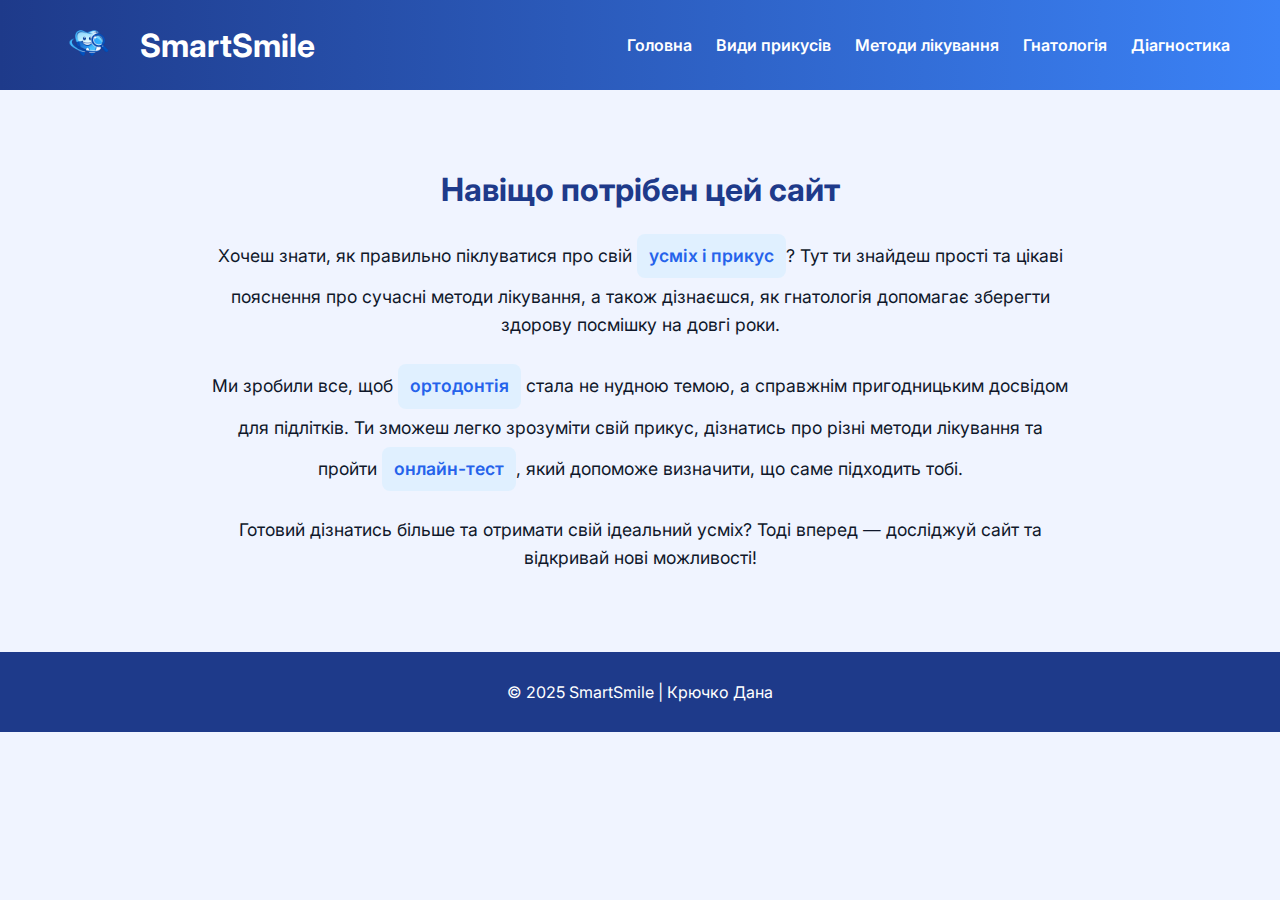
<file: SmartSmile-3D/index.html>
<!DOCTYPE html>
<html lang="uk">
<head>
  <meta charset="UTF-8">
  <meta name="viewport" content="width=device-width, initial-scale=1.0">
  <title>SmartSmile — Головна</title>
  <link href="https://fonts.googleapis.com/css2?family=Inter:wght@400;600;700&display=swap" rel="stylesheet">
  <style>
    * { margin: 0; padding: 0; box-sizing: border-box; font-family: 'Inter', sans-serif; }
    body { background: #f0f4ff; color: #0f172a; }

    a { text-decoration: none; color: inherit; }

    header {
      display: flex;
      justify-content: space-between;
      align-items: center;
      padding: 20px 50px;
      background: linear-gradient(90deg, #1E3A8A, #3B82F6);
      color: white;
      position: sticky;
      top: 0;
      z-index: 100;
    }

    .logo-title {
      display: flex;
      align-items: center;
      gap: 15px;
    }

    .logo { height: 50px; }

    nav a {
      margin-left: 20px;
      font-weight: 600;
      transition: 0.3s;
    }

    nav a:hover { text-decoration: underline; }

    .lang-switch {
      margin-left: 30px;
      cursor: pointer;
      font-weight: 600;
    }

    main.home {
      max-width: 900px;
      margin: 80px auto;
      padding: 0 20px;
      text-align: center;
    }

    main.home h2 {
      color: #1E3A8A;
      font-size: 2rem;
      margin-bottom: 20px;
      animation: fadeInDown 1s ease forwards;
    }

    main.home p {
      font-size: 1.1rem;
      line-height: 1.6;
      margin-bottom: 20px;
      animation: fadeInUp 1s ease forwards;
    }

    main.home p span {
      font-weight: 600;
      color: #2563EB;
    }

    .highlight {
      background-color: #e0f0ff;
      padding: 8px 12px;
      border-radius: 8px;
      display: inline-block;
      margin: 5px 0;
    }

    footer {
      background-color: #1E3A8A;
      color: white;
      text-align: center;
      padding: 30px 20px;
      margin-top: 50px;
    }

    @keyframes fadeInDown { 0% { opacity: 0; transform: translateY(-20px); } 100% { opacity: 1; transform: translateY(0); } }
    @keyframes fadeInUp { 0% { opacity: 0; transform: translateY(20px); } 100% { opacity: 1; transform: translateY(0); } }

    @media (max-width: 768px) {
      header { flex-direction: column; gap: 15px; }
      nav a { margin-left: 0; margin-top: 10px; display: inline-block; }
      main.home h2 { font-size: 1.6rem; }
    }
  </style>
</head>
<body>

  
  <header>
    <div class="logo-title">
      <img src="images/logo.png" alt="SmartSmile logo" class="logo">
      <h1>SmartSmile</h1>
    </div>
    <nav>
      <a href="index.html" class="nav-btn">Головна</a>
      <a href="bites.html" class="nav-btn">Види прикусів</a>
      <a href="methods.html" class="nav-btn">Методи лікування</a>
      <a href="gnathology.html" class="nav-btn">Гнатологія</a>
      <a href="test.html" class="nav-btn">Діагностика</a>
    </nav>
    
  </header>


  <main class="home">
    <h2 id="about-title">Навіщо потрібен цей сайт</h2>
    <p id="about-text">
      Хочеш знати, як правильно піклуватися про свій <span class="highlight">усміх і прикус</span>?  
      Тут ти знайдеш прості та цікаві пояснення про сучасні методи лікування, а також дізнаєшся, як гнатологія допомагає зберегти здорову посмішку на довгі роки.
    </p>
    <p>
      Ми зробили все, щоб <span class="highlight">ортодонтія</span> стала не нудною темою, а справжнім пригодницьким досвідом для підлітків.  
      Ти зможеш легко зрозуміти свій прикус, дізнатись про різні методи лікування та пройти <span class="highlight">онлайн-тест</span>, який допоможе визначити, що саме підходить тобі.
    </p>
    <p>
      Готовий дізнатись більше та отримати свій ідеальний усміх? Тоді вперед — досліджуй сайт та відкривай нові можливості!
    </p>
  </main>


  <footer>
    <p>© 2025 SmartSmile | Крючко Дана</p>
  </footer>


</body>
</html>
</file>
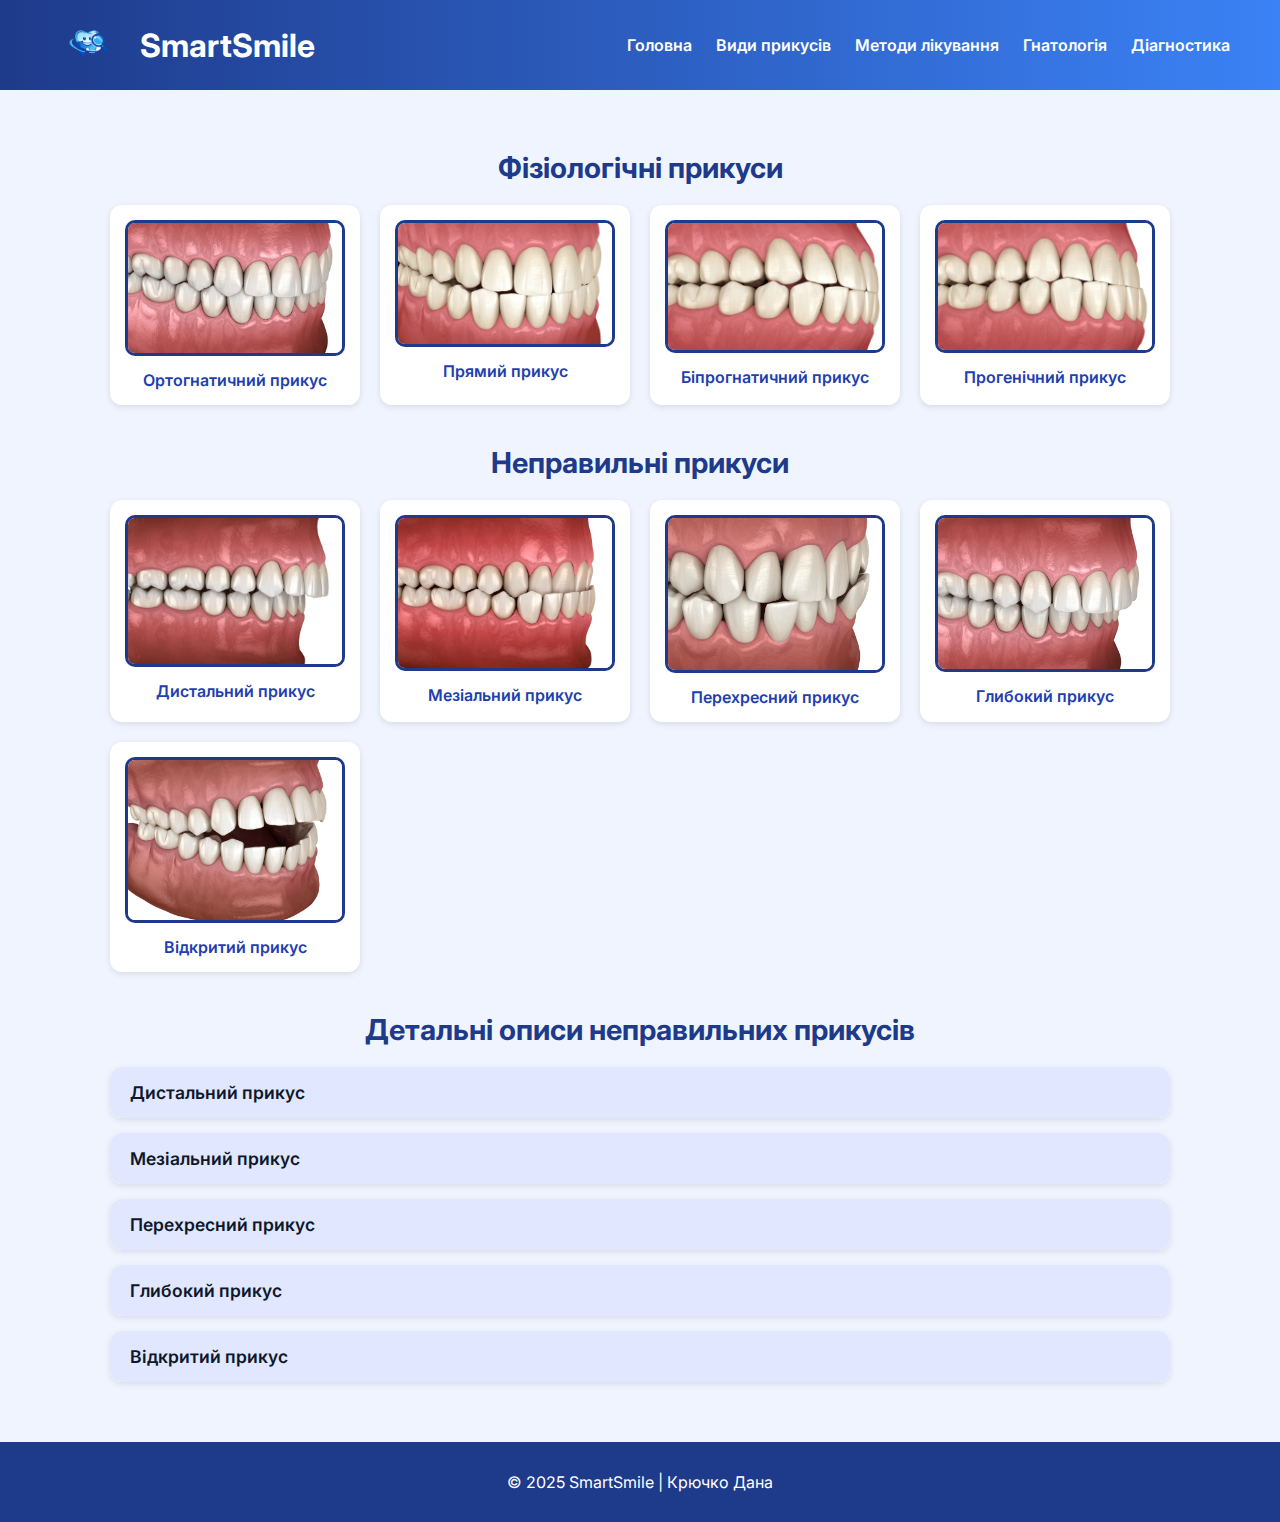
<file: SmartSmile-3D/bites.html>
<!DOCTYPE html>
<html lang="uk">
<head>
  <meta charset="UTF-8">
  <meta name="viewport" content="width=device-width, initial-scale=1.0">
  <title>SmartSmile — Види прикусів</title>
  <link href="https://fonts.googleapis.com/css2?family=Inter:wght@400;600;700&display=swap" rel="stylesheet">
  <style>
    * { margin: 0; padding: 0; box-sizing: border-box; font-family: 'Inter', sans-serif; }
    body { background: #f0f4ff; color: #0f172a; }

    header {
      display: flex;
      justify-content: space-between;
      align-items: center;
      padding: 20px 50px;
      background: linear-gradient(90deg, #1E3A8A, #3B82F6);
      color: white;
      position: sticky;
      top: 0;
      z-index: 100;
    }

    .logo-title {
      display: flex;
      align-items: center;
      gap: 15px;
    }

    .logo { height: 50px; }

    nav a {
      margin-left: 20px;
      font-weight: 600;
      color: white;
      text-decoration: none;
      transition: 0.3s;
    }

    nav a:hover { text-decoration: underline; }

    main {
      max-width: 1100px;
      margin: 60px auto;
      padding: 0 20px;
    }

    h2 {
      color: #1E3A8A;
      text-align: center;
      margin: 40px 0 20px;
      font-size: 1.8rem;
    }


    .image-grid {
      display: grid;
      grid-template-columns: repeat(auto-fit, minmax(220px, 1fr));
      gap: 20px;
      justify-items: center;
      margin-bottom: 40px;
    }

    .card {
      background: white;
      border-radius: 12px;
      box-shadow: 0 2px 6px rgba(0, 0, 0, 0.1);
      text-align: center;
      padding: 15px;
      transition: transform 0.3s ease, box-shadow 0.3s ease;
    }

    .card:hover {
      transform: translateY(-5px);
      box-shadow: 0 4px 10px rgba(0, 0, 0, 0.15);
    }

    .card img {
      width: 100%;
      max-width: 220px;
      border-radius: 10px;
      border: 3px solid #1E3A8A;
      margin-bottom: 10px;
    }

    .card p {
      font-weight: 600;
      color: #1E40AF;
    }

    details {
      background: white;
      border-radius: 12px;
      margin: 15px 0;
      box-shadow: 0 2px 6px rgba(0, 0, 0, 0.1);
      overflow: hidden;
      transition: all 0.3s ease;
    }

    summary {
      cursor: pointer;
      padding: 15px 20px;
      font-weight: 600;
      font-size: 1.1rem;
      background: #e0e7ff;
      border-radius: 12px;
      list-style: none;
      transition: background 0.3s;
    }

    summary:hover {
      background: #c7d2fe;
    }

    details[open] summary {
      background: #1E3A8A;
      color: white;
    }

    .content {
      padding: 20px;
      background: #dbeafe;
      display: flex;
      flex-wrap: wrap;
      align-items: center;
      gap: 20px;
      color: #0f172a;
    }

    .content img {
      width: 220px;
      border-radius: 10px;
      border: 3px solid #1E3A8A;
    }

    a {
      color: #1E40AF;
      font-weight: 600;
      text-decoration: none;
    }

    a:hover { text-decoration: underline; }

    footer {
      background-color: #1E3A8A;
      color: white;
      text-align: center;
      padding: 30px 20px;
      margin-top: 50px;
    }

    @media (max-width: 768px) {
      .content { flex-direction: column; text-align: center; }
      .card img, .content img { width: 180px; }
    }
  </style>
</head>
<body>

  <header>
    <div class="logo-title">
      <img src="images/logo.png" alt="SmartSmile logo" class="logo">
      <h1>SmartSmile</h1>
    </div>
    <nav>
      <a href="index.html">Головна</a>
      <a href="bites.html" class="active">Види прикусів</a>
      <a href="methods.html">Методи лікування</a>
      <a href="gnathology.html">Гнатологія</a>
      <a href="test.html">Діагностика</a>
    </nav>
  </header>

  <main>
    <h2>Фізіологічні прикуси</h2>
    <div class="image-grid">
      <div class="card"><img src="images/orthognathic.jpg" alt="Ортогнатичний прикус"><p>Ортогнатичний прикус</p></div>
      <div class="card"><img src="images/straight.jpg" alt="Прямий прикус"><p>Прямий прикус</p></div>
      <div class="card"><img src="images/biprognathic.jpg" alt="Біпрогнатичний прикус"><p>Біпрогнатичний прикус</p></div>
      <div class="card"><img src="images/progenic.jpg" alt="Прогенічний прикус"><p>Прогенічний прикус</p></div>
    </div>

    <h2>Неправильні прикуси</h2>
    <div class="image-grid">
      <div class="card"><img src="images/distal.jpg" alt="Дистальний прикус"><p>Дистальний прикус</p></div>
      <div class="card"><img src="images/mesial.jpg" alt="Мезіальний прикус"><p>Мезіальний прикус</p></div>
      <div class="card"><img src="images/crossbite.jpg" alt="Перехресний прикус"><p>Перехресний прикус</p></div>
      <div class="card"><img src="images/deepbite.jpg" alt="Глибокий прикус"><p>Глибокий прикус</p></div>
      <div class="card"><img src="images/openbite.jpg" alt="Відкритий прикус"><p>Відкритий прикус</p></div>
    </div>

    <h2>Детальні описи неправильних прикусів</h2>

    <details>
      <summary>Дистальний прикус</summary>
      <div class="content">
        <img src="images/distal.jpg" alt="Дистальний прикус">
        <div>
          <p><b>Визначення:</b> Верхня щелепа більша за нижню, через що верхні зуби виступають вперед.</p>
          <p><b>Метод лікування:</b> <a href="metody/braces.html">Брекети</a></p>
        </div>
      </div>
    </details>

    <details>
      <summary>Мезіальний прикус</summary>
      <div class="content">
        <img src="images/mesial.jpg" alt="Мезіальний прикус">
        <div>
          <p><b>Визначення:</b> Нижня щелепа виступає вперед, що може створювати перевантаження ЩЛС.</p>
          <p><b>Метод лікування:</b> <a href="metody/surgery.html">Хірургічне лікування</a></p>
        </div>
      </div>
    </details>

    <details>
      <summary>Перехресний прикус</summary>
      <div class="content">
        <img src="images/crossbite.jpg" alt="Перехресний прикус">
        <div>
          <p><b>Визначення:</b> При зміщенні щелепи вбік один або кілька зубів займають неправильне положення.</p>
          <p><b>Метод лікування:</b> <a href="metody/aligners.html">Елайнери</a></p>
        </div>
      </div>
    </details>

    <details>
      <summary>Глибокий прикус</summary>
      <div class="content">
        <img src="images/deepbite.jpg" alt="Глибокий прикус">
        <div>
          <p><b>Визначення:</b> Верхні зуби перекривають нижні більш ніж наполовину, що може викликати проблеми з мовленням.</p>
          <p><b>Метод лікування:</b> <a href="metody/trainers.html">Трейнери</a></p>
        </div>
      </div>
    </details>

    <details>
      <summary>Відкритий прикус</summary>
      <div class="content">
        <img src="images/openbite.jpg" alt="Відкритий прикус">
        <div>
          <p><b>Визначення:</b> Між зубними рядами залишається щілина при змиканні, часто у дітей, які смоктали палець або пустушку.</p>
          <p><b>Метод лікування:</b> <a href="methods.html">Ортодонтичні пластинки</a></p>
        </div>
      </div>
    </details>
  </main>

  <footer>
    <p>© 2025 SmartSmile | Крючко Дана</p>
  </footer>

</body>
</html>
</file>
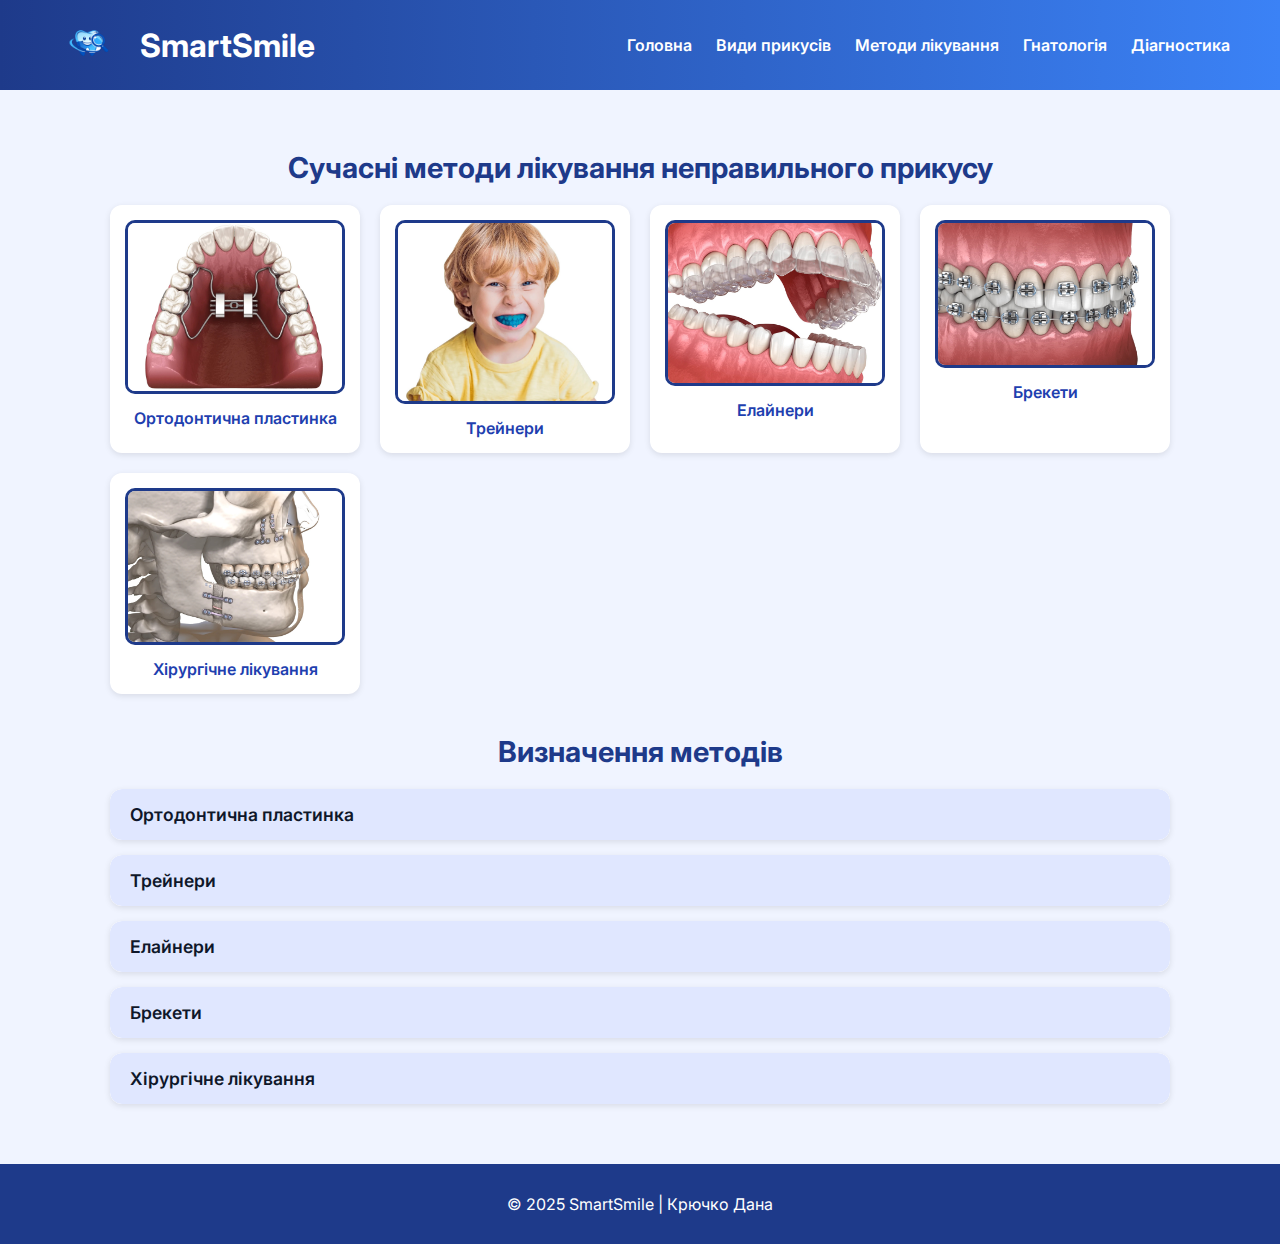
<file: SmartSmile-3D/methods.html>
<!DOCTYPE html>
<html lang="uk">
<head>
  <meta charset="UTF-8">
  <meta name="viewport" content="width=device-width, initial-scale=1.0">
  <title>SmartSmile — Методи лікування</title>
  <link href="https://fonts.googleapis.com/css2?family=Inter:wght@400;600;700&display=swap" rel="stylesheet">
  <style>
    * { margin: 0; padding: 0; box-sizing: border-box; font-family: 'Inter', sans-serif; }
    body { background: #f0f4ff; color: #0f172a; }

    header {
      display: flex;
      justify-content: space-between;
      align-items: center;
      padding: 20px 50px;
      background: linear-gradient(90deg, #1E3A8A, #3B82F6);
      color: white;
      position: sticky;
      top: 0;
      z-index: 100;
    }

    .logo-title {
      display: flex;
      align-items: center;
      gap: 15px;
    }

    .logo { height: 50px; }

    nav a {
      margin-left: 20px;
      font-weight: 600;
      color: white;
      text-decoration: none;
      transition: 0.3s;
    }

    nav a:hover { text-decoration: underline; }

    main {
      max-width: 1100px;
      margin: 60px auto;
      padding: 0 20px;
    }

    h2 {
      color: #1E3A8A;
      text-align: center;
      margin: 40px 0 20px;
      font-size: 1.8rem;
    }


    .image-grid {
      display: grid;
      grid-template-columns: repeat(auto-fit, minmax(220px, 1fr));
      gap: 20px;
      justify-items: center;
      margin-bottom: 40px;
    }

    .card {
      background: white;
      border-radius: 12px;
      box-shadow: 0 2px 6px rgba(0, 0, 0, 0.1);
      text-align: center;
      padding: 15px;
      transition: transform 0.3s ease, box-shadow 0.3s ease;
    }

    .card:hover {
      transform: translateY(-5px);
      box-shadow: 0 4px 10px rgba(0, 0, 0, 0.15);
    }

    .card img {
      width: 100%;
      max-width: 220px;
      border-radius: 10px;
      border: 3px solid #1E3A8A;
      margin-bottom: 10px;
    }

    .card p {
      font-weight: 600;
      color: #1E40AF;
    }


    details {
      background: white;
      border-radius: 12px;
      margin: 15px 0;
      box-shadow: 0 2px 6px rgba(0, 0, 0, 0.1);
      overflow: hidden;
      transition: all 0.3s ease;
    }

    summary {
      cursor: pointer;
      padding: 15px 20px;
      font-weight: 600;
      font-size: 1.1rem;
      background: #e0e7ff;
      border-radius: 12px;
      list-style: none;
      transition: background 0.3s;
    }

    summary:hover {
      background: #c7d2fe;
    }

    details[open] summary {
      background: #1E3A8A;
      color: white;
    }

    .content {
      padding: 20px;
      background: #dbeafe;
      display: flex;
      flex-wrap: wrap;
      align-items: center;
      gap: 20px;
      color: #0f172a;
    }

    .content img {
      width: 220px;
      border-radius: 10px;
      border: 3px solid #1E3A8A;
    }

    a {
      color: #1E40AF;
      font-weight: 600;
      text-decoration: none;
    }

    a:hover { text-decoration: underline; }

    footer {
      background-color: #1E3A8A;
      color: white;
      text-align: center;
      padding: 30px 20px;
      margin-top: 50px;
    }

    @media (max-width: 768px) {
      .content { flex-direction: column; text-align: center; }
      .card img, .content img { width: 180px; }
    }
  </style>
</head>
<body>

  <header>
    <div class="logo-title">
      <img src="images/logo.png" alt="SmartSmile logo" class="logo">
      <h1>SmartSmile</h1>
    </div>
    <nav>
      <a href="index.html">Головна</a>
      <a href="bites.html">Види прикусів</a>
      <a href="methods.html" class="active">Методи лікування</a>
      <a href="gnathology.html">Гнатологія</a>
      <a href="test.html">Діагностика</a>
    </nav>
  </header>

  <main>
    <h2>Сучасні методи лікування неправильного прикусу</h2>
    <div class="image-grid">
      <div class="card"><img src="images/plates.jpg"><p>Ортодонтична пластинка</p></div>
      <div class="card"><img src="images/trainers.jpg"><p>Трейнери</p></div>
      <div class="card"><img src="images/aligners.jpg"><p>Елайнери</p></div>
      <div class="card"><img src="images/braces.jpg"><p>Брекети</p></div>
      <div class="card"><img src="images/surgery.jpg"><p>Хірургічне лікування</p></div>
    </div>

    <h2>Визначення методів</h2>

    <details>
      <summary>Ортодонтична пластинка</summary>
      <div class="content">
        <img src="images/plates.jpg" alt="Ортодонтична пластинка">
        <div>
          <p><b>Визначення:</b> Знімні конструкції, які допомагають утримувати зуби в правильному положенні. Використовуються переважно у дітей і сприяють формуванню правильних звичок.</p>
        </div>
      </div>
    </details>

    <details>
      <summary>Трейнери</summary>
      <div class="content">
        <img src="images/trainers.jpg" alt="Трейнери">
        <div>
          <p><b>Визначення:</b> Двощелепні капи із силікону або поліуретану, які вирівнюють прикус через активну роботу м’язів. Використовуються при відкритому, глибокому прикусі та для усунення шкідливих звичок.</p>
        </div>
      </div>
    </details>

    <details>
      <summary>Елайнери</summary>
      <div class="content">
        <img src="images/aligners.jpg" alt="Елайнери">
        <div>
          <p><b>Визначення:</b> Прозорі індивідуальні капи, які поступово вирівнюють зуби. Їх змінюють кожні кілька тижнів для досягнення ідеального положення зубів.</p>
        </div>
      </div>
    </details>

    <details>
      <summary>Брекети</summary>
      <div class="content">
        <img src="images/braces.jpg" alt="Брекети">
        <div>
          <p><b>Визначення:</b> Системи з металевих або керамічних замків, які закріплюються на зубах і з’єднуються дугою для поступового вирівнювання прикусу.</p>
        </div>
      </div>
    </details>

    <details>
      <summary>Хірургічне лікування</summary>
      <div class="content">
        <img src="images/surgery.jpg" alt="Хірургічне лікування">
        <div>
          <p><b>Визначення:</b> Застосовується у складних випадках прикусу, коли ортодонтичні методи неефективні. Операція триває кілька годин, після чого пацієнт проходить реабілітацію та може носити брекети для закріплення результату.</p>
        </div>
      </div>
    </details>

  </main>

  <footer>
    <p>© 2025 SmartSmile | Крючко Дана</p>
  </footer>
</body>
</html>
</file>
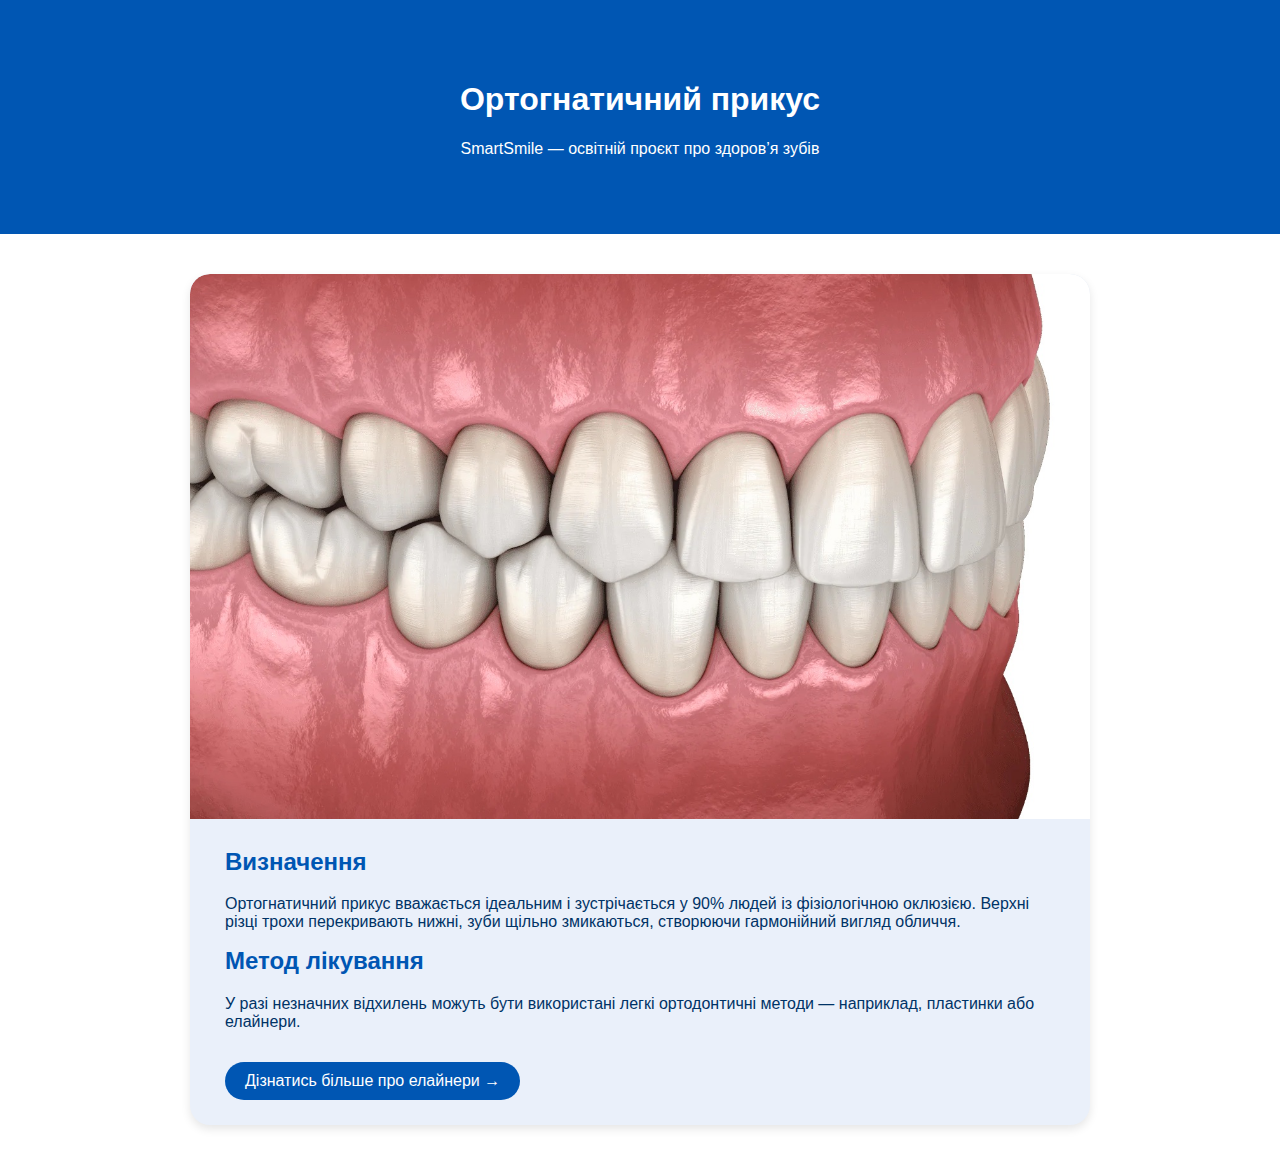
<file: SmartSmile-3D/orthognathic.html>
<!DOCTYPE html>
<html lang="uk">
<head>
  <meta charset="UTF-8">
  <title>Ортогнатичний прикус | SmartSmile</title>
  <style>
    body {
      font-family: 'Segoe UI', sans-serif;
      background-color: #ffffff;
      margin: 0;
      padding: 0;
      overflow-x: hidden;
    }

    .hero {
      background-color: #0056b3;
      color: white;
      padding: 60px 20px;
      text-align: center;
      animation: fadeIn 1s ease;
    }

    .content {
      max-width: 900px;
      background-color: #eaf0fa;
      margin: 40px auto;
      border-radius: 20px;
      box-shadow: 0 4px 10px rgba(0,0,0,0.1);
      overflow: hidden;
      animation: slideUp 1s ease;
    }

    .content img {
      width: 100%;
      border-radius: 20px 20px 0 0;
    }

    .text {
      padding: 25px 35px;
      color: #003366;
    }

    .text h2 {
      color: #0056b3;
      margin-top: 0;
    }

    a.method-link {
      display: inline-block;
      margin-top: 15px;
      background-color: #0056b3;
      color: white;
      padding: 10px 20px;
      border-radius: 20px;
      text-decoration: none;
      transition: 0.3s;
    }

    a.method-link:hover {
      background-color: #003d80;
    }

    @keyframes slideUp {
      from {transform: translateY(40px); opacity: 0;}
      to {transform: translateY(0); opacity: 1;}
    }

    @keyframes fadeIn {
      from {opacity: 0;}
      to {opacity: 1;}
    }
  </style>
</head>
<body>

  <div class="hero">
    <h1>Ортогнатичний прикус</h1>
    <p>SmartSmile — освітній проєкт про здоров’я зубів</p>
  </div>

  <div class="content">
    <img src="images/orthognathic.jpg" alt="Ортогнатичний прикус">
    <div class="text">
      <h2>Визначення</h2>
      <p>Ортогнатичний прикус вважається ідеальним і зустрічається у 90% людей із фізіологічною оклюзією. 
         Верхні різці трохи перекривають нижні, зуби щільно змикаються, створюючи гармонійний вигляд обличчя.</p>

      <h2>Метод лікування</h2>
      <p>У разі незначних відхилень можуть бути використані легкі ортодонтичні методи — наприклад, пластинки або елайнери.</p>
      <a href="aligners.html" class="method-link">Дізнатись більше про елайнери →</a>
    </div>
  </div>

</body>
</html>
</file>
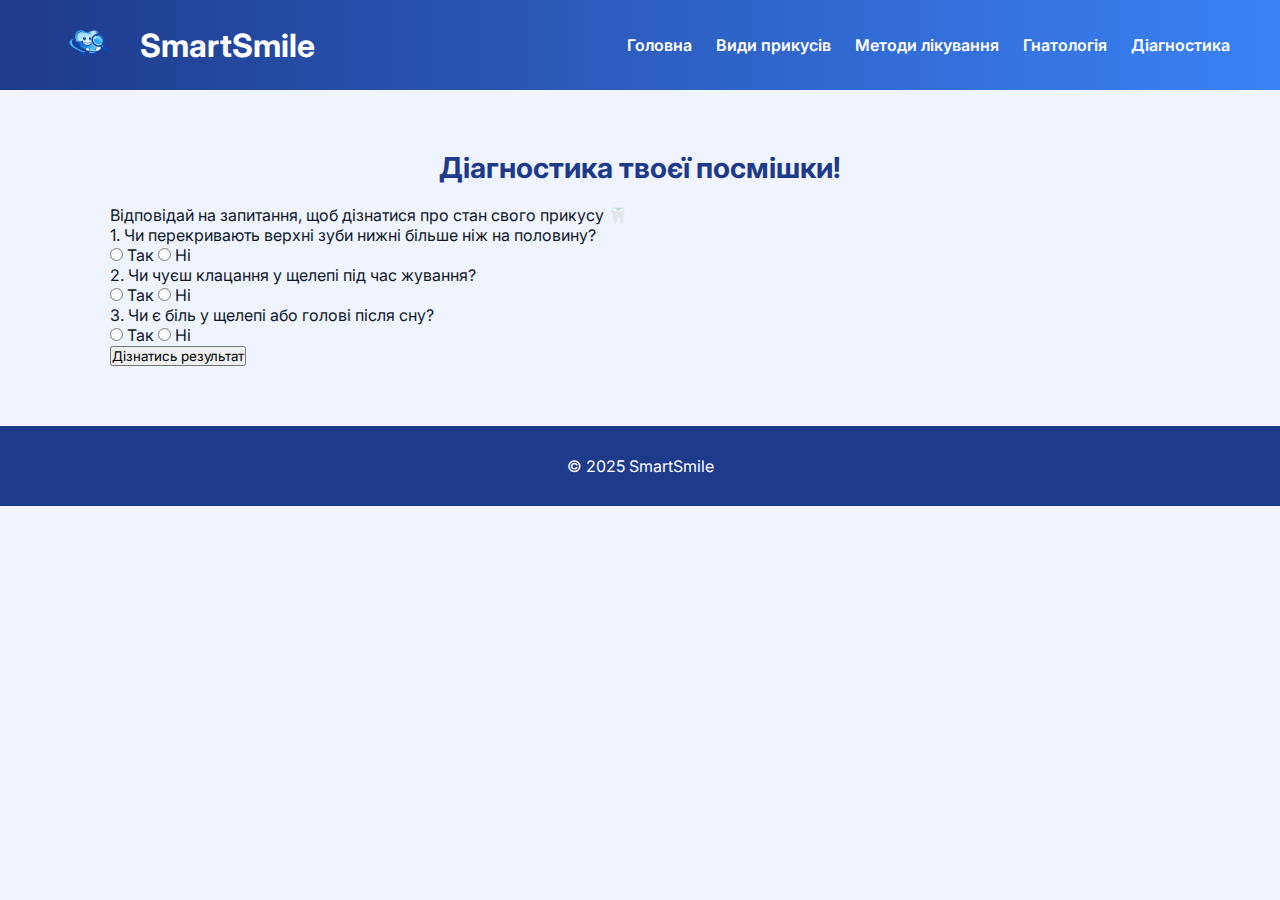
<file: SmartSmile-3D/test.html>
<!DOCTYPE html>
<html lang="uk">
<meta charset="UTF-8">
  <meta name="viewport" content="width=device-width, initial-scale=1.0">
  <title>SmartSmile — Діагностика </title>
  <link href="https://fonts.googleapis.com/css2?family=Inter:wght@400;600;700&display=swap" rel="stylesheet">
  <style>
    * { margin: 0; padding: 0; box-sizing: border-box; font-family: 'Inter', sans-serif; }
    body { background: #f0f4ff; color: #0f172a; }

    header {
      display: flex;
      justify-content: space-between;
      align-items: center;
      padding: 20px 50px;
      background: linear-gradient(90deg, #1E3A8A, #3B82F6);
      color: white;
      position: sticky;
      top: 0;
      z-index: 100;
    }

    .logo-title {
      display: flex;
      align-items: center;
      gap: 15px;
    }

    .logo { height: 50px; }

    nav a {
      margin-left: 20px;
      font-weight: 600;
      color: white;
      text-decoration: none;
      transition: 0.3s;
    }

    nav a:hover { text-decoration: underline; }

    main {
      max-width: 1100px;
      margin: 60px auto;
      padding: 0 20px;
    }

    h2 {
      color: #1E3A8A;
      text-align: center;
      margin: 40px 0 20px;
      font-size: 1.8rem;
    }


    .image-grid {
      display: grid;
      grid-template-columns: repeat(auto-fit, minmax(220px, 1fr));
      gap: 20px;
      justify-items: center;
      margin-bottom: 40px;
    }

    .card {
      background: white;
      border-radius: 12px;
      box-shadow: 0 2px 6px rgba(0, 0, 0, 0.1);
      text-align: center;
      padding: 15px;
      transition: transform 0.3s ease, box-shadow 0.3s ease;
    }

    .card:hover {
      transform: translateY(-5px);
      box-shadow: 0 4px 10px rgba(0, 0, 0, 0.15);
    }

    .card img {
      width: 100%;
      max-width: 220px;
      border-radius: 10px;
      border: 3px solid #1E3A8A;
      margin-bottom: 10px;
    }

    .card p {
      font-weight: 600;
      color: #1E40AF;
    }


    details {
      background: white;
      border-radius: 12px;
      margin: 15px 0;
      box-shadow: 0 2px 6px rgba(0, 0, 0, 0.1);
      overflow: hidden;
      transition: all 0.3s ease;
    }

    summary {
      cursor: pointer;
      padding: 15px 20px;
      font-weight: 600;
      font-size: 1.1rem;
      background: #e0e7ff;
      border-radius: 12px;
      list-style: none;
      transition: background 0.3s;
    }

    summary:hover {
      background: #c7d2fe;
    }

    details[open] summary {
      background: #1E3A8A;
      color: white;
    }

    .content {
      padding: 20px;
      background: #dbeafe;
      display: flex;
      flex-wrap: wrap;
      align-items: center;
      gap: 20px;
      color: #0f172a;
    }

    .content img {
      width: 220px;
      border-radius: 10px;
      border: 3px solid #1E3A8A;
    }

    a {
      color: #1E40AF;
      font-weight: 600;
      text-decoration: none;
    }

    a:hover { text-decoration: underline; }

    footer {
      background-color: #1E3A8A;
      color: white;
      text-align: center;
      padding: 30px 20px;
      margin-top: 50px;
    }

    @media (max-width: 768px) {
      .content { flex-direction: column; text-align: center; }
      .card img, .content img { width: 180px; }
    }
  </style>
</head>
<body>

  <header>
    <div class="logo-title">
      <img src="images/logo.png" alt="SmartSmile logo" class="logo">
      <h1>SmartSmile</h1>
    </div>
    <nav>
      <a href="index.html">Головна</a>
      <a href="bites.html">Види прикусів</a>
      <a href="methods.html" class="active">Методи лікування</a>
      <a href="gnathology.html">Гнатологія</a>
      <a href="test.html">Діагностика</a>
    </nav>
  </header>

  <main>
    <h2>Діагностика твоєї посмішки!</h2>
    <p>Відповідай на запитання, щоб дізнатися про стан свого прикусу 🦷</p>

    <div class="question">
      <p> 1. Чи перекривають верхні зуби нижні більше ніж на половину?</p>
      <input type="radio" name="q1" value="deep"> Так  
      <input type="radio" name="q1" value="normal"> Ні
    </div>

    <div class="question">
      <p> 2. Чи чуєш клацання у щелепі під час жування?</p>
      <input type="radio" name="q2" value="joint"> Так  
      <input type="radio" name="q2" value="normal"> Ні
    </div>

    <div class="question">
      <p> 3. Чи є біль у щелепі або голові після сну?</p>
      <input type="radio" name="q3" value="load"> Так  
      <input type="radio" name="q3" value="normal"> Ні
    </div>

    <button onclick="checkTest()">Дізнатись результат</button>
    <div id="result"></div>
  </main>

  <footer>
    <p>© 2025 SmartSmile</p>
  </footer>

  <script>
    function checkTest() {
      let score = {deep:0, joint:0, load:0, normal:0};
      document.querySelectorAll("input[type='radio']:checked").forEach(a => score[a.value]++);

      let result = "Ваш прикус у межах норми.";
      if (score.deep >= 1) result = "Можливо, у вас глибокий прикус.";
      if (score.joint >= 1) result = "Можливо, є перевантаження ЩЛС.";
      if (score.load >= 1) result = "Ймовірно, м’язове напруження або неправильний прикус.";

      document.getElementById("result").innerText = result;
    }
  </script>
</body>
</html>
</file>
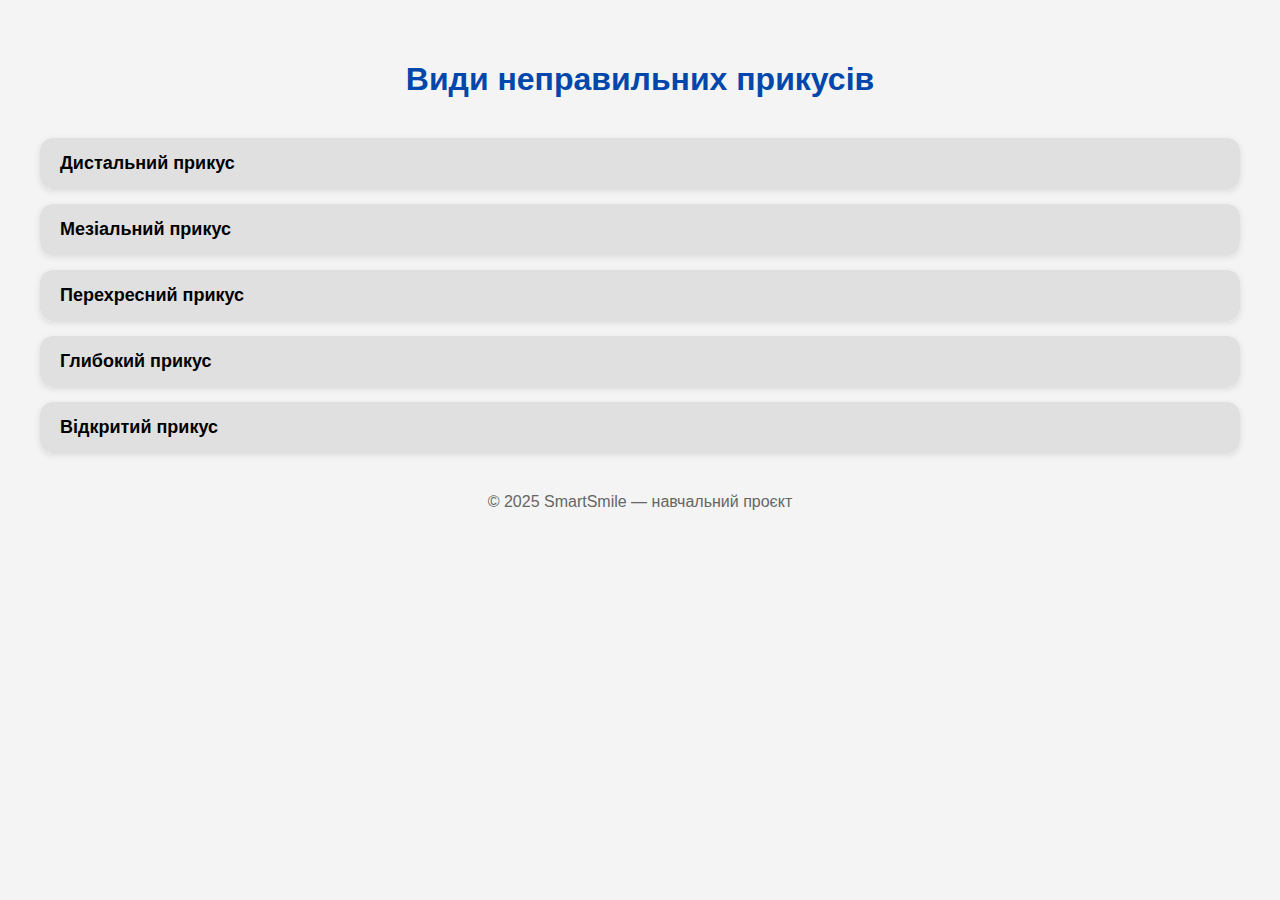
<file: SmartSmile-3D/vidy-prykusiv.html>
<!DOCTYPE html>
<html lang="uk">
<head>
  <meta charset="UTF-8">
  <meta name="viewport" content="width=device-width, initial-scale=1.0">
  <title>Види прикусів</title>
  <style>
    body {
      font-family: "Segoe UI", sans-serif;
      background: #f4f4f4;
      padding: 40px;
      margin: 0;
    }

    h1 {
      text-align: center;
      color: #0047ab;
      margin-bottom: 40px;
    }

    details {
      background: white;
      border-radius: 12px;
      margin: 15px 0;
      box-shadow: 0 2px 6px rgba(0, 0, 0, 0.1);
      transition: 0.3s;
      overflow: hidden;
    }

    summary {
      cursor: pointer;
      padding: 15px 20px;
      font-weight: 600;
      font-size: 18px;
      background: #e0e0e0;
      border-radius: 12px;
      list-style: none;
      transition: background 0.3s;
    }

    summary:hover {
      background: #cfd8dc;
    }

    details[open] summary {
      background: #0047ab;
      color: white;
    }

    .content {
      padding: 20px;
      background: #e3f2fd;
      display: flex;
      align-items: center;
      gap: 20px;
    }

    img {
      width: 200px;
      border-radius: 10px;
      border: 3px solid #0047ab;
    }

    a {
      color: #0044aa;
      font-weight: 600;
      text-decoration: none;
    }

    a:hover {
      text-decoration: underline;
    }
  </style>
</head>
<body>
  <h1>Види неправильних прикусів</h1>

  <details>
    <summary>Дистальний прикус</summary>
    <div class="content">
      <img src="images/distal.jpg" alt="Дистальний прикус">
      <div>
        <p><b>Визначення:</b> Верхня щелепа більша за нижню, через що верхні зуби виступають вперед.</p>
        <p><b>Метод лікування:</b> <a href="metody/braces.html">Брекети</a></p>
      </div>
    </div>
  </details>

  <details>
    <summary>Мезіальний прикус</summary>
    <div class="content">
      <img src="images/mesial.jpg" alt="Мезіальний прикус">
      <div>
        <p><b>Визначення:</b> Нижня щелепа виступає вперед, що може створювати перевантаження ЩЛС.</p>
        <p><b>Метод лікування:</b> <a href="metody/surgery.html">Хірургічне лікування</a></p>
      </div>
    </div>
  </details>

  <details>
    <summary>Перехресний прикус</summary>
    <div class="content">
      <img src="images/crossbite.jpg" alt="Перехресний прикус">
      <div>
        <p><b>Визначення:</b> При зміщенні щелепи вбік один або кілька зубів займають неправильне положення.</p>
        <p><b>Метод лікування:</b> <a href="metody/aligners.html">Елайнери</a></p>
      </div>
    </div>
  </details>

  <details>
    <summary>Глибокий прикус</summary>
    <div class="content">
      <img src="images/deepbite.jpg" alt="Глибокий прикус">
      <div>
        <p><b>Визначення:</b> Верхні зуби перекривають нижні більш ніж наполовину, що може викликати проблеми з мовленням.</p>
        <p><b>Метод лікування:</b> <a href="metody/trainers.html">Трейнери</a></p>
      </div>
    </div>
  </details>

  <details>
    <summary>Відкритий прикус</summary>
    <div class="content">
      <img src="images/openbite.jpg" alt="Відкритий прикус">
      <div>
        <p><b>Визначення:</b> Між зубними рядами залишається щілина при змиканні, часто у дітей, які смоктали палець або пустушку.</p>
        <p><b>Метод лікування:</b> <a href="metody/plates.html">Ортодонтичні пластинки</a></p>
      </div>
    </div>
  </details>

  <footer style="text-align:center; margin-top:40px; color:#666;">
    © 2025 SmartSmile — навчальний проєкт
  </footer>
</body>
</html>
</file>
